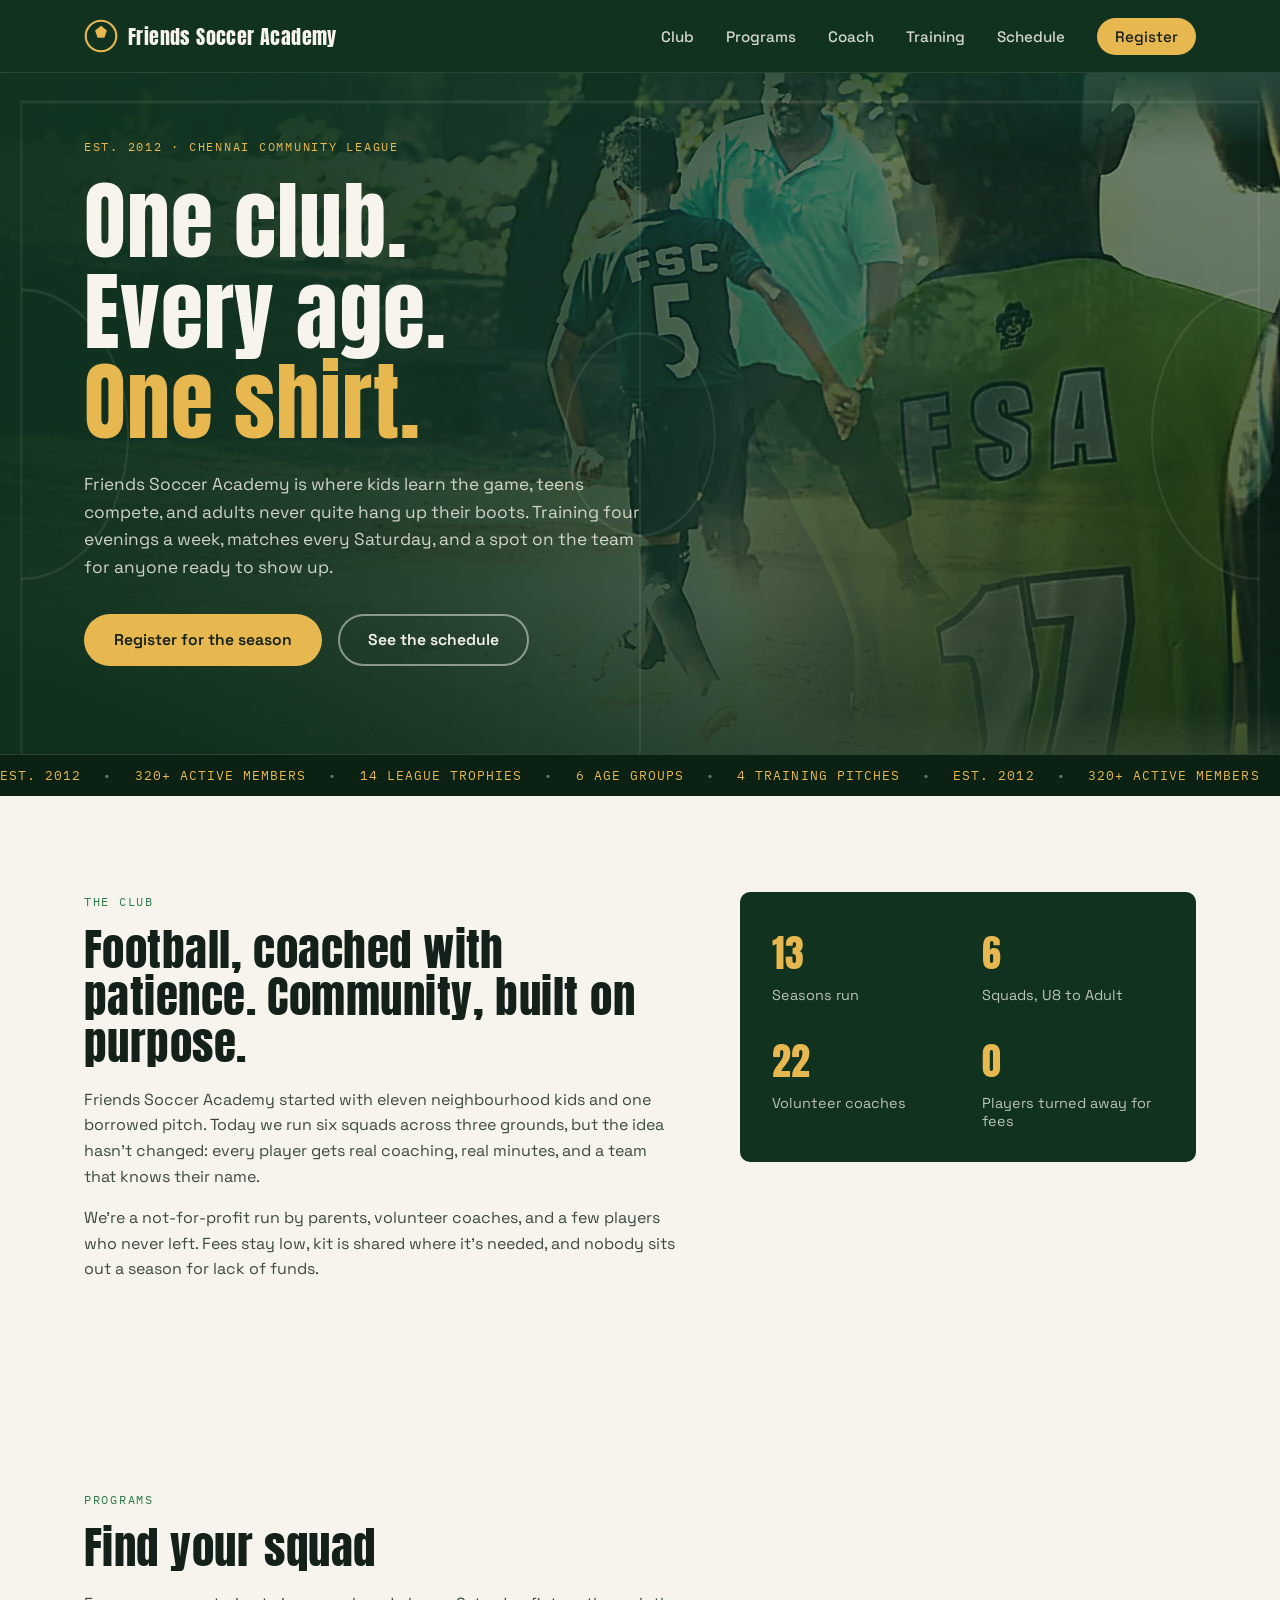
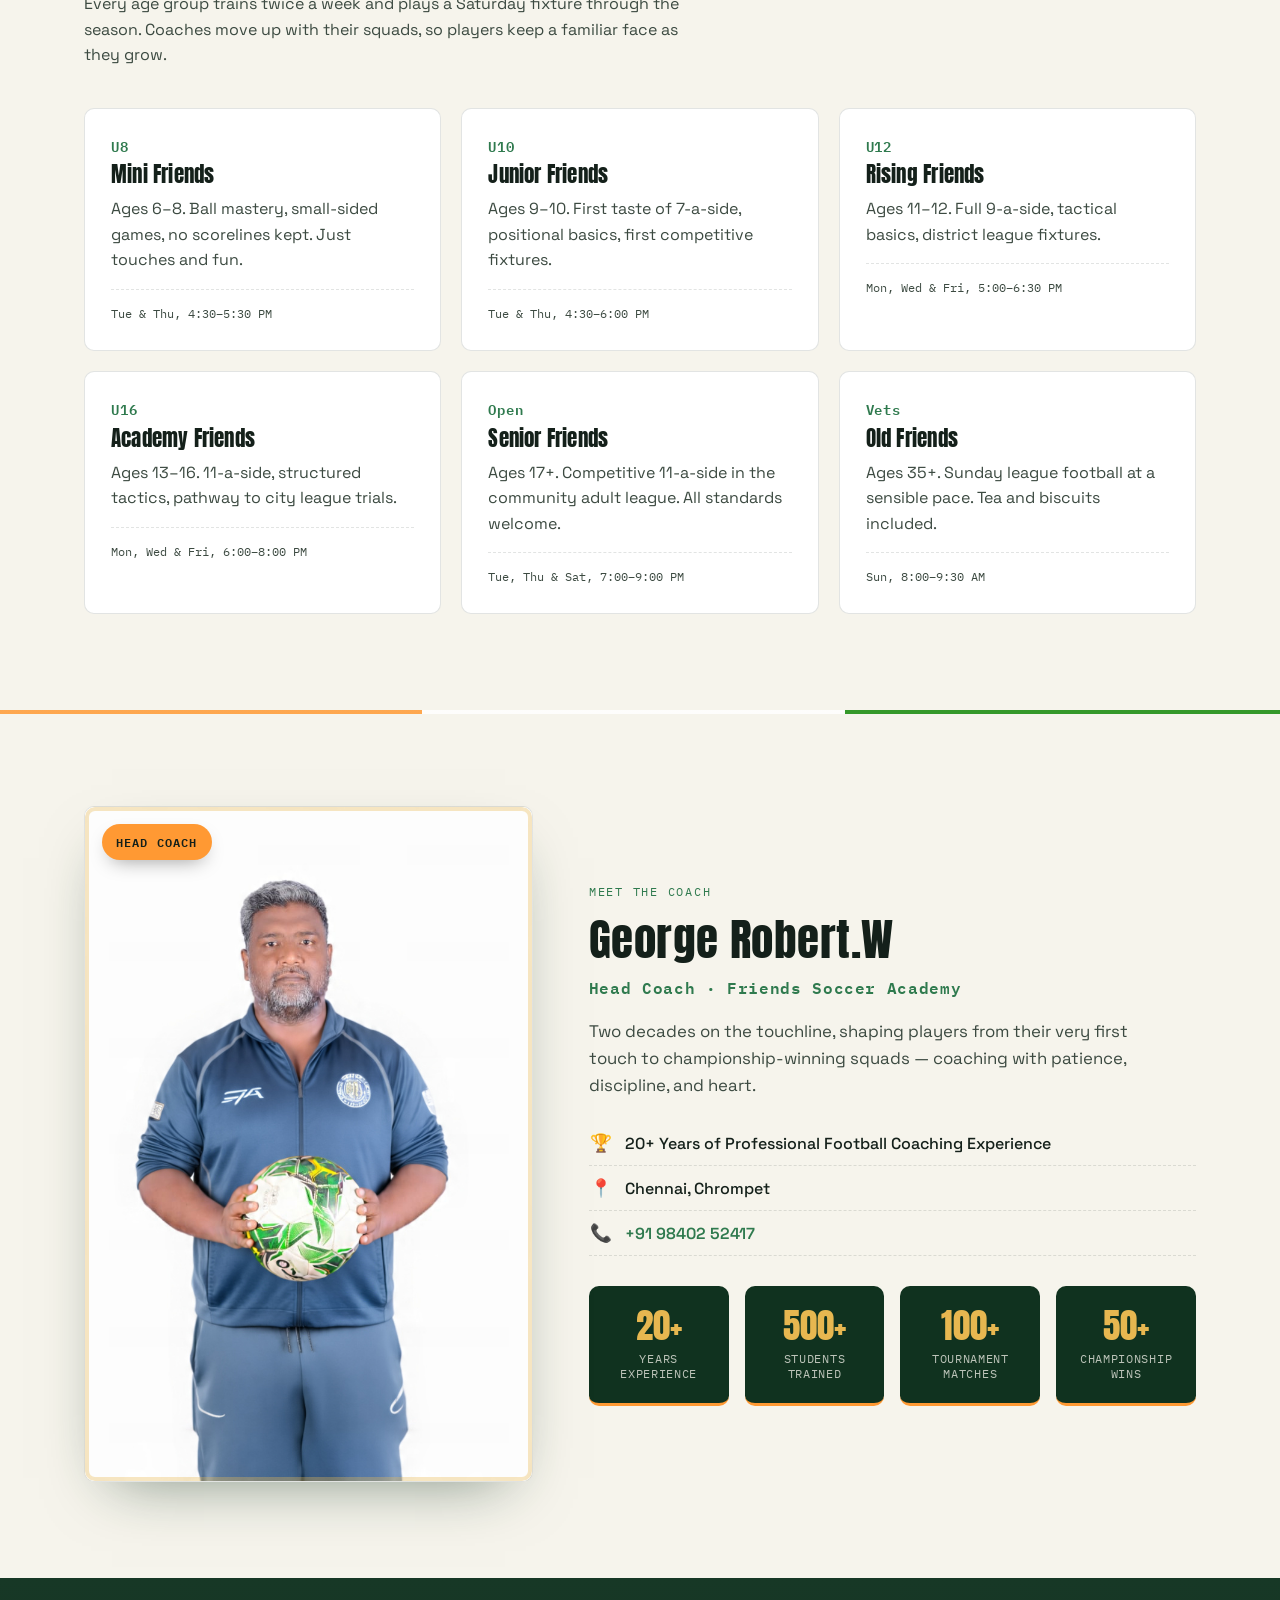
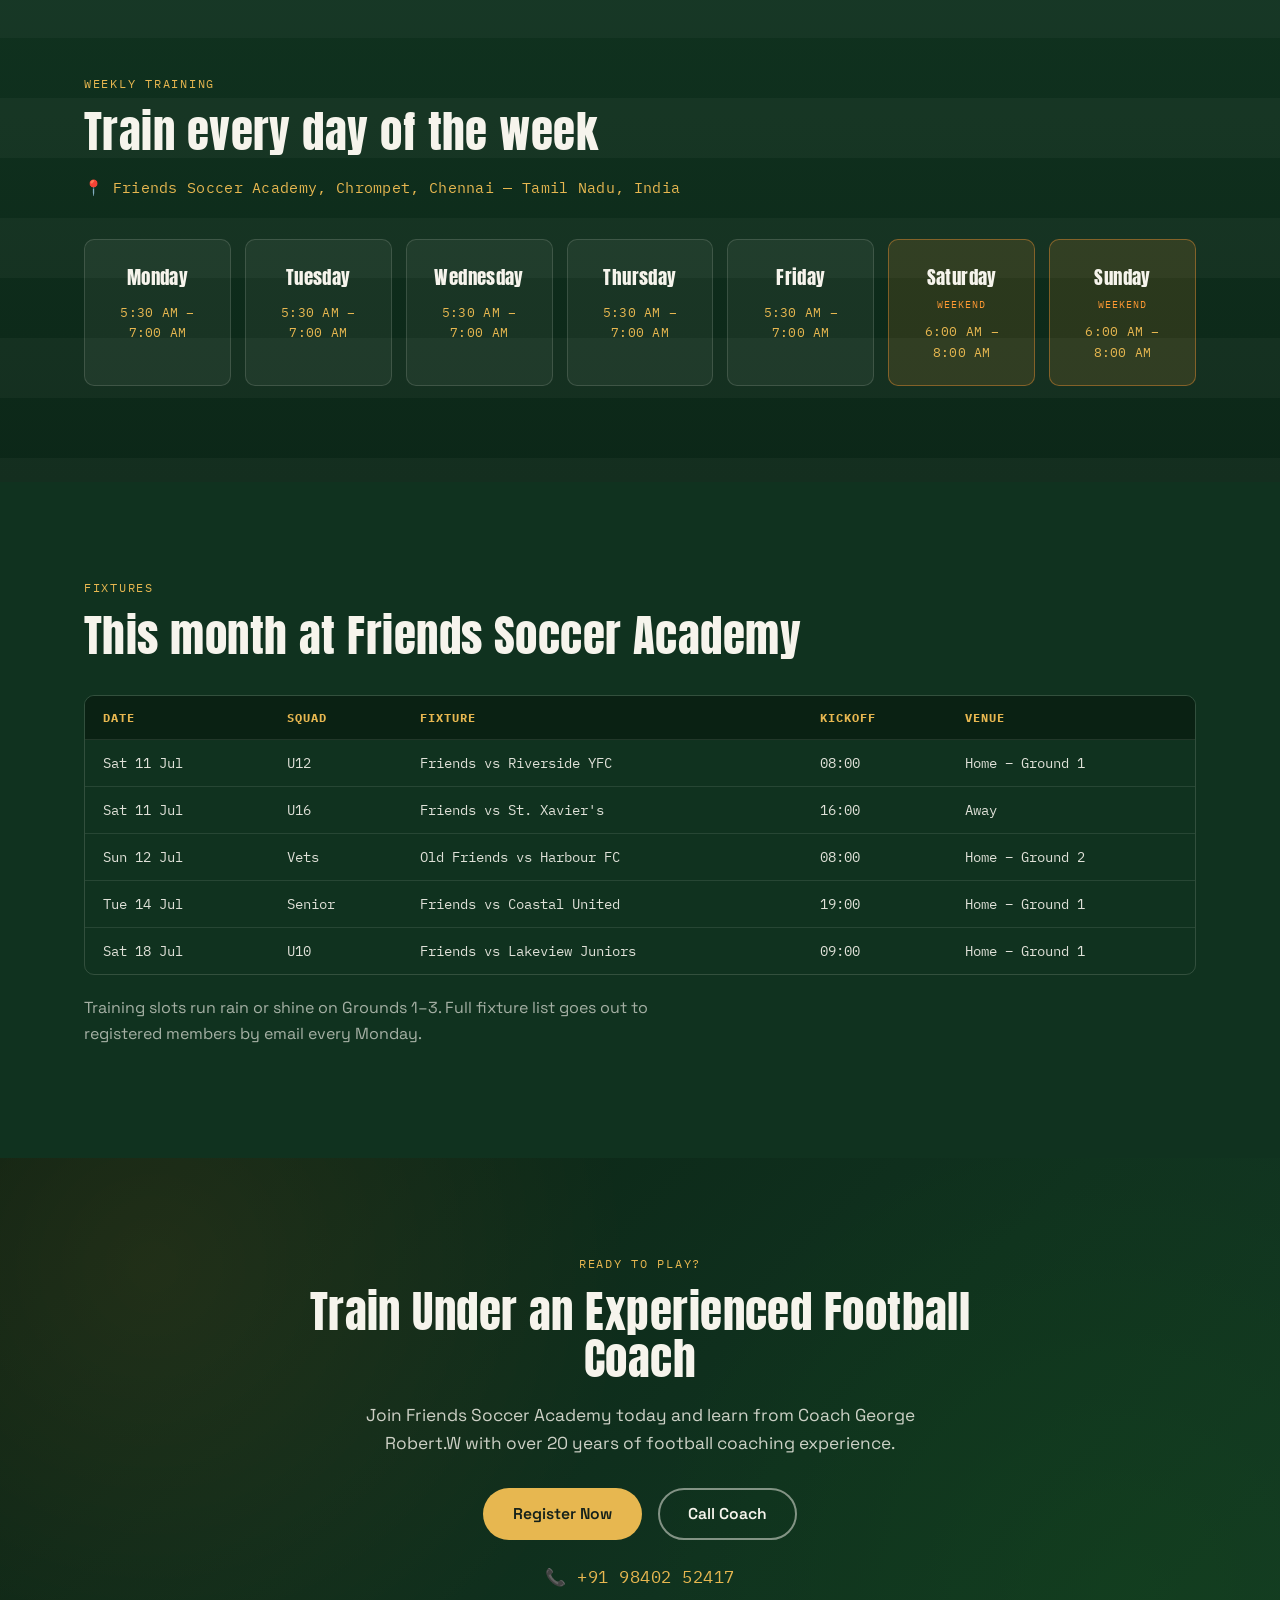
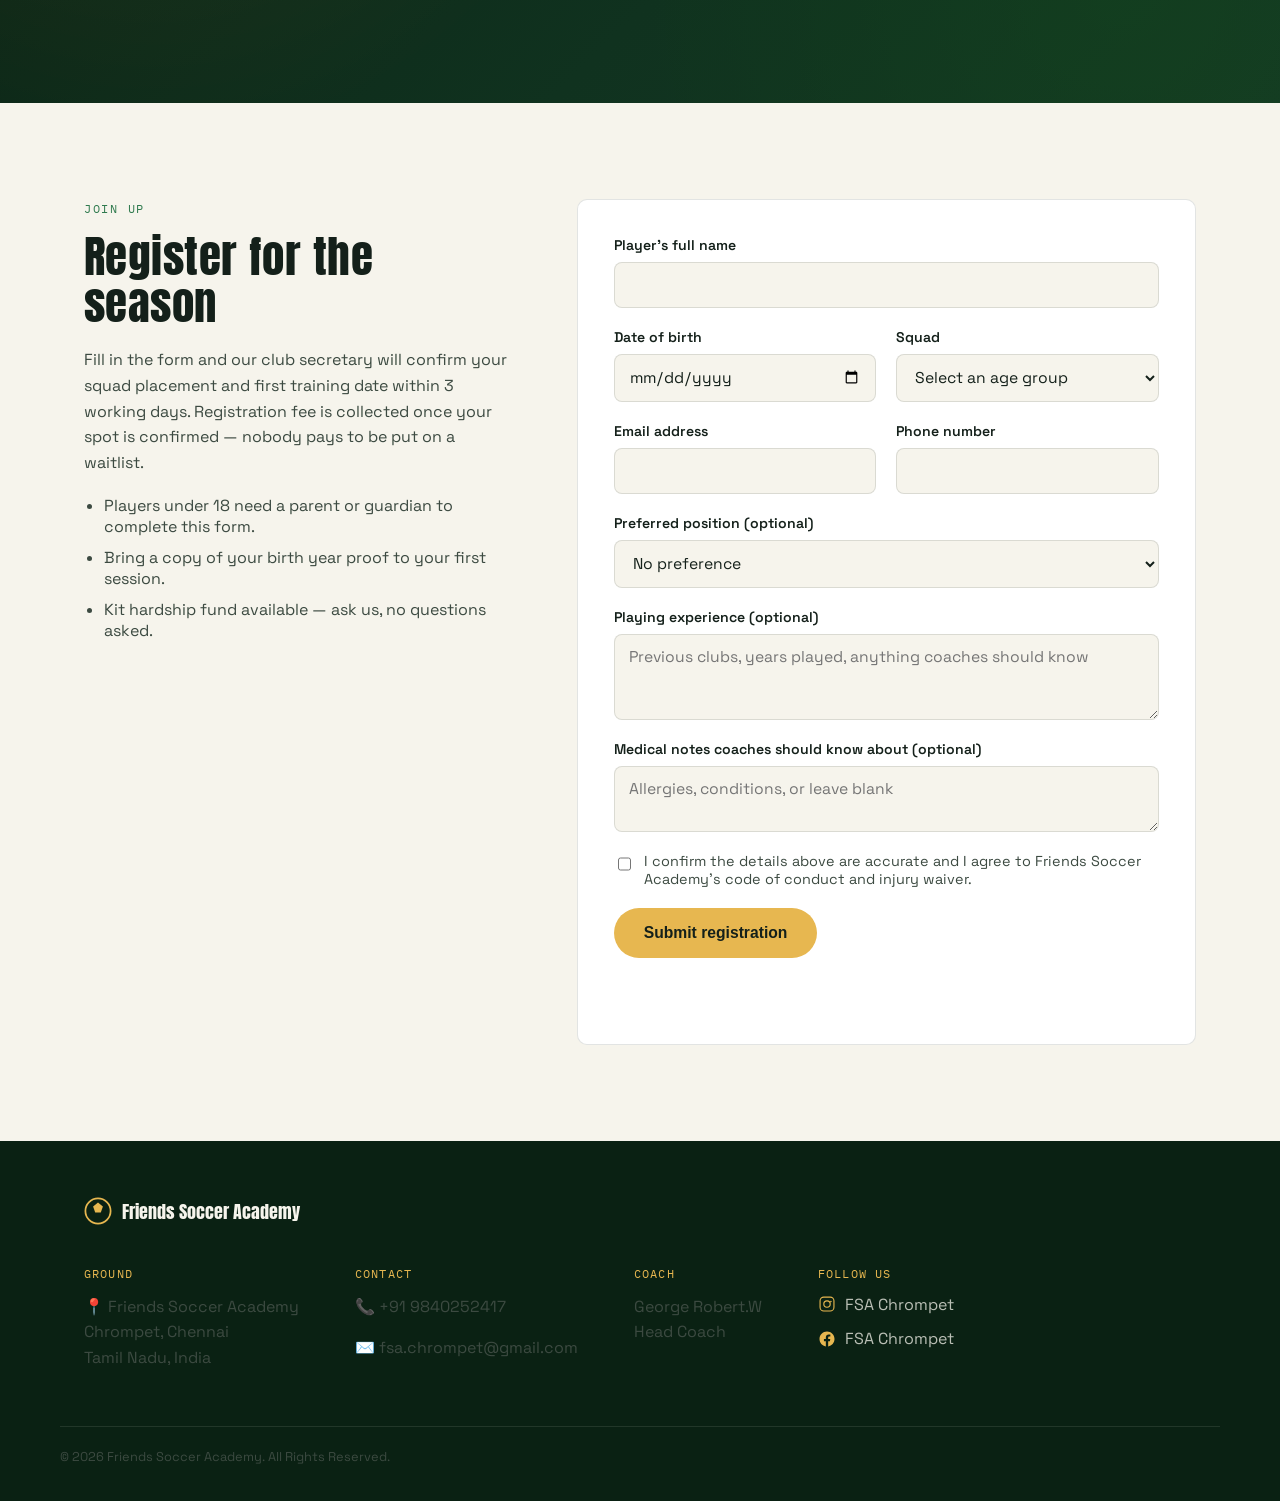
<file: index.html>
<!DOCTYPE html>
<html lang="en">
<head>
<meta charset="UTF-8">
<meta name="viewport" content="width=device-width, initial-scale=1.0">
<title>Friends Soccer Academy — Play. Belong. Grow.</title>
<meta name="description" content="Friends Soccer Academy is a community youth and adult football club offering training programs, matches, and a home on the pitch for every age group.">
<link rel="preconnect" href="https://fonts.googleapis.com">
<link rel="preconnect" href="https://fonts.gstatic.com" crossorigin>
<link href="https://fonts.googleapis.com/css2?family=Anton&family=IBM+Plex+Mono:wght@400;500;600&family=Space+Grotesk:wght@400;500;600;700&display=swap" rel="stylesheet">
<link rel="stylesheet" href="styles.css">
</head>
<body>

<a class="skip-link" href="#main">Skip to content</a>

<header class="site-header">
  <div class="wrap header-inner">
    <a href="#top" class="brand">
      <span class="brand-mark" aria-hidden="true">
        <svg viewBox="0 0 40 40" width="34" height="34">
          <circle cx="20" cy="20" r="18" fill="none" stroke="currentColor" stroke-width="2.5"/>
          <path d="M20 8 L27 13.5 L24 22 L16 22 L13 13.5 Z" fill="currentColor"/>
        </svg>
      </span>
      <span class="brand-name">Friends Soccer Academy</span>
    </a>
    <nav class="main-nav" aria-label="Primary">
      <a href="#about">Club</a>
      <a href="#programs">Programs</a>
      <a href="#coach">Coach</a>
      <a href="#training">Training</a>
      <a href="#schedule">Schedule</a>
      <a href="#register" class="nav-cta">Register</a>
    </nav>
    <button class="nav-toggle" aria-label="Open menu" aria-expanded="false" aria-controls="mobile-nav">
      <span></span><span></span><span></span>
    </button>
  </div>
  <nav id="mobile-nav" class="mobile-nav" aria-label="Mobile">
    <a href="#about">Club</a>
    <a href="#programs">Programs</a>
    <a href="#coach">Coach</a>
    <a href="#training">Training</a>
    <a href="#schedule">Schedule</a>
    <a href="#register" class="nav-cta">Register</a>
  </nav>
</header>

<main id="main">

  <!-- HERO -->
  <section id="top" class="hero">
    <div class="hero-pitch" aria-hidden="true">
      <svg viewBox="0 0 1200 500" preserveAspectRatio="none" class="pitch-lines">
        <rect x="20" y="20" width="1160" height="460" fill="none" stroke="currentColor" stroke-width="2"/>
        <line x1="600" y1="20" x2="600" y2="480" stroke="currentColor" stroke-width="2"/>
        <circle cx="600" cy="250" r="70" fill="none" stroke="currentColor" stroke-width="2"/>
        <circle cx="600" cy="250" r="3" fill="currentColor"/>
        <path d="M20 150 A100 100 0 0 1 20 350" fill="none" stroke="currentColor" stroke-width="2"/>
        <path d="M1180 150 A100 100 0 0 0 1180 350" fill="none" stroke="currentColor" stroke-width="2"/>
      </svg>
    </div>

    <div class="wrap hero-inner">
      <p class="eyebrow">Est. 2012 &middot; Chennai Community League</p>
      <h1 class="hero-title">One club.<br>Every age.<br><span class="hl">One shirt.</span></h1>
      <p class="hero-sub">Friends Soccer Academy is where kids learn the game, teens compete, and adults never quite hang up their boots. Training four evenings a week, matches every Saturday, and a spot on the team for anyone ready to show up.</p>
      <div class="hero-actions">
        <a href="#register" class="btn btn-primary">Register for the season</a>
        <a href="#schedule" class="btn btn-ghost">See the schedule</a>
      </div>
    </div>

    <div class="ticker" role="img" aria-label="Club stats: Founded 2012, 320 plus members, 14 trophies, 6 age groups, 4 training pitches">
      <div class="ticker-track">
        <span>EST. 2012</span><span>&bull;</span>
        <span>320+ ACTIVE MEMBERS</span><span>&bull;</span>
        <span>14 LEAGUE TROPHIES</span><span>&bull;</span>
        <span>6 AGE GROUPS</span><span>&bull;</span>
        <span>4 TRAINING PITCHES</span><span>&bull;</span>
        <span>EST. 2012</span><span>&bull;</span>
        <span>320+ ACTIVE MEMBERS</span><span>&bull;</span>
        <span>14 LEAGUE TROPHIES</span><span>&bull;</span>
        <span>6 AGE GROUPS</span><span>&bull;</span>
        <span>4 TRAINING PITCHES</span><span>&bull;</span>
      </div>
    </div>
  </section>

  <!-- ABOUT -->
  <section id="about" class="section about">
    <div class="wrap about-grid">
      <div class="about-copy">
        <p class="section-label">The club</p>
        <h2>Football, coached with patience. Community, built on purpose.</h2>
        <p>Friends Soccer Academy started with eleven neighbourhood kids and one borrowed pitch. Today we run six squads across three grounds, but the idea hasn't changed: every player gets real coaching, real minutes, and a team that knows their name.</p>
        <p>We're a not-for-profit run by parents, volunteer coaches, and a few players who never left. Fees stay low, kit is shared where it's needed, and nobody sits out a season for lack of funds.</p>
      </div>
      <dl class="about-stats">
        <div><dt>13</dt><dd>Seasons run</dd></div>
        <div><dt>6</dt><dd>Squads, U8 to Adult</dd></div>
        <div><dt>22</dt><dd>Volunteer coaches</dd></div>
        <div><dt>0</dt><dd>Players turned away for fees</dd></div>
      </dl>
    </div>
  </section>

  <!-- PROGRAMS -->
  <section id="programs" class="section programs">
    <div class="wrap">
      <p class="section-label">Programs</p>
      <h2>Find your squad</h2>
      <p class="section-intro">Every age group trains twice a week and plays a Saturday fixture through the season. Coaches move up with their squads, so players keep a familiar face as they grow.</p>

      <div class="squad-grid">
        <article class="squad-card">
          <p class="squad-age">U8</p>
          <h3>Mini Friends</h3>
          <p>Ages 6&ndash;8. Ball mastery, small-sided games, no scorelines kept. Just touches and fun.</p>
          <p class="squad-meta">Tue &amp; Thu, 4:30&ndash;5:30 PM</p>
        </article>
        <article class="squad-card">
          <p class="squad-age">U10</p>
          <h3>Junior Friends</h3>
          <p>Ages 9&ndash;10. First taste of 7-a-side, positional basics, first competitive fixtures.</p>
          <p class="squad-meta">Tue &amp; Thu, 4:30&ndash;6:00 PM</p>
        </article>
        <article class="squad-card">
          <p class="squad-age">U12</p>
          <h3>Rising Friends</h3>
          <p>Ages 11&ndash;12. Full 9-a-side, tactical basics, district league fixtures.</p>
          <p class="squad-meta">Mon, Wed &amp; Fri, 5:00&ndash;6:30 PM</p>
        </article>
        <article class="squad-card">
          <p class="squad-age">U16</p>
          <h3>Academy Friends</h3>
          <p>Ages 13&ndash;16. 11-a-side, structured tactics, pathway to city league trials.</p>
          <p class="squad-meta">Mon, Wed &amp; Fri, 6:00&ndash;8:00 PM</p>
        </article>
        <article class="squad-card">
          <p class="squad-age">Open</p>
          <h3>Senior Friends</h3>
          <p>Ages 17+. Competitive 11-a-side in the community adult league. All standards welcome.</p>
          <p class="squad-meta">Tue, Thu &amp; Sat, 7:00&ndash;9:00 PM</p>
        </article>
        <article class="squad-card">
          <p class="squad-age">Vets</p>
          <h3>Old Friends</h3>
          <p>Ages 35+. Sunday league football at a sensible pace. Tea and biscuits included.</p>
          <p class="squad-meta">Sun, 8:00&ndash;9:30 AM</p>
        </article>
      </div>
    </div>
  </section>

  <!-- COACH PROFILE -->
  <section id="coach" class="section coach">
    <div class="wrap coach-grid">
      <div class="coach-photo-wrap reveal">
        <div class="coach-photo-frame">
          <img src="coach-george-robert.jpeg" alt="Coach George Robert.W, Head Coach at Friends Soccer Academy, holding a football" class="coach-photo" width="743" height="1120" loading="lazy">
        </div>
        <span class="coach-badge">Head Coach</span>
      </div>

      <div class="coach-copy">
        <p class="section-label">Meet the coach</p>
        <h2>George Robert.W</h2>
        <p class="coach-role">Head Coach &middot; Friends Soccer Academy</p>
        <p class="coach-lead">Two decades on the touchline, shaping players from their very first touch to championship-winning squads &mdash; coaching with patience, discipline, and heart.</p>

        <ul class="coach-facts">
          <li><span class="fact-ic" aria-hidden="true">🏆</span> 20+ Years of Professional Football Coaching Experience</li>
          <li><span class="fact-ic" aria-hidden="true">📍</span> Chennai, Chrompet</li>
          <li><span class="fact-ic" aria-hidden="true">📞</span> <a href="tel:+919840252417">+91 98402 52417</a></li>
        </ul>

        <div class="coach-stats">
          <div class="stat-card reveal"><span class="stat-num">20+</span><span class="stat-lbl">Years Experience</span></div>
          <div class="stat-card reveal"><span class="stat-num">500+</span><span class="stat-lbl">Students Trained</span></div>
          <div class="stat-card reveal"><span class="stat-num">100+</span><span class="stat-lbl">Tournament Matches</span></div>
          <div class="stat-card reveal"><span class="stat-num">50+</span><span class="stat-lbl">Championship Wins</span></div>
        </div>
      </div>
    </div>
  </section>

  <!-- WEEKLY TRAINING -->
  <section id="training" class="section training">
    <div class="wrap">
      <p class="section-label light">Weekly training</p>
      <h2 class="light-h">Train every day of the week</h2>
      <p class="training-location">📍 Friends Soccer Academy, Chrompet, Chennai &mdash; Tamil Nadu, India</p>

      <div class="week-grid">
        <article class="day-card reveal"><p class="day-name">Monday</p><p class="day-time">5:30 AM &ndash; 7:00 AM</p></article>
        <article class="day-card reveal"><p class="day-name">Tuesday</p><p class="day-time">5:30 AM &ndash; 7:00 AM</p></article>
        <article class="day-card reveal"><p class="day-name">Wednesday</p><p class="day-time">5:30 AM &ndash; 7:00 AM</p></article>
        <article class="day-card reveal"><p class="day-name">Thursday</p><p class="day-time">5:30 AM &ndash; 7:00 AM</p></article>
        <article class="day-card reveal"><p class="day-name">Friday</p><p class="day-time">5:30 AM &ndash; 7:00 AM</p></article>
        <article class="day-card weekend reveal"><p class="day-name">Saturday <span class="wknd-tag">Weekend</span></p><p class="day-time">6:00 AM &ndash; 8:00 AM</p></article>
        <article class="day-card weekend reveal"><p class="day-name">Sunday <span class="wknd-tag">Weekend</span></p><p class="day-time">6:00 AM &ndash; 8:00 AM</p></article>
      </div>
    </div>
  </section>

  <!-- SCHEDULE -->
  <section id="schedule" class="section schedule">
    <div class="wrap">
      <p class="section-label light">Fixtures</p>
      <h2 class="light-h">This month at Friends Soccer Academy</h2>
      <div class="scoreboard">
        <table>
          <thead>
            <tr><th>Date</th><th>Squad</th><th>Fixture</th><th>Kickoff</th><th>Venue</th></tr>
          </thead>
          <tbody>
            <tr><td>Sat 11 Jul</td><td>U12</td><td>Friends vs Riverside YFC</td><td>08:00</td><td>Home &ndash; Ground 1</td></tr>
            <tr><td>Sat 11 Jul</td><td>U16</td><td>Friends vs St. Xavier's</td><td>16:00</td><td>Away</td></tr>
            <tr><td>Sun 12 Jul</td><td>Vets</td><td>Old Friends vs Harbour FC</td><td>08:00</td><td>Home &ndash; Ground 2</td></tr>
            <tr><td>Tue 14 Jul</td><td>Senior</td><td>Friends vs Coastal United</td><td>19:00</td><td>Home &ndash; Ground 1</td></tr>
            <tr><td>Sat 18 Jul</td><td>U10</td><td>Friends vs Lakeview Juniors</td><td>09:00</td><td>Home &ndash; Ground 1</td></tr>
          </tbody>
        </table>
      </div>
      <p class="schedule-note">Training slots run rain or shine on Grounds 1&ndash;3. Full fixture list goes out to registered members by email every Monday.</p>
    </div>
  </section>

  <!-- CONTACT COACH CTA -->
  <section class="section coach-cta">
    <div class="cta-flag" aria-hidden="true"></div>
    <div class="wrap cta-inner reveal">
      <p class="section-label light">Ready to play?</p>
      <h2 class="light-h cta-headline">Train Under an Experienced Football Coach</h2>
      <p class="cta-sub">Join Friends Soccer Academy today and learn from Coach George Robert.W with over 20 years of football coaching experience.</p>
      <div class="cta-actions">
        <a href="#register" class="btn btn-primary">Register Now</a>
        <a href="tel:+919840252417" class="btn btn-ghost">Call Coach</a>
      </div>
      <p class="cta-phone"><span aria-hidden="true">📞</span> <a href="tel:+919840252417">+91 98402 52417</a></p>
    </div>
  </section>

  <!-- REGISTRATION -->
  <section id="register" class="section register">
    <div class="wrap register-grid">
      <div class="register-intro">
        <p class="section-label">Join up</p>
        <h2>Register for the season</h2>
        <p>Fill in the form and our club secretary will confirm your squad placement and first training date within 3 working days. Registration fee is collected once your spot is confirmed &mdash; nobody pays to be put on a waitlist.</p>
        <ul class="register-notes">
          <li>Players under 18 need a parent or guardian to complete this form.</li>
          <li>Bring a copy of your birth year proof to your first session.</li>
          <li>Kit hardship fund available &mdash; ask us, no questions asked.</li>
        </ul>
      </div>

      <form id="registration-form" class="reg-form" novalidate>
        <div class="form-row">
          <label for="fullName">Player's full name</label>
          <input type="text" id="fullName" name="fullName" required autocomplete="name">
        </div>

        <div class="form-row two-col">
          <div>
            <label for="dob">Date of birth</label>
            <input type="date" id="dob" name="dob" required>
          </div>
          <div>
            <label for="squad">Squad</label>
            <select id="squad" name="squad" required>
              <option value="" disabled selected>Select an age group</option>
              <option value="U8 Mini Friends">U8 &mdash; Mini Friends</option>
              <option value="U10 Junior Friends">U10 &mdash; Junior Friends</option>
              <option value="U12 Rising Friends">U12 &mdash; Rising Friends</option>
              <option value="U16 Academy Friends">U16 &mdash; Academy Friends</option>
              <option value="Open Senior Friends">Open &mdash; Senior Friends</option>
              <option value="Vets Old Friends">Vets &mdash; Old Friends</option>
            </select>
          </div>
        </div>

        <div class="form-row two-col">
          <div>
            <label for="email">Email address</label>
            <input type="email" id="email" name="email" required autocomplete="email">
          </div>
          <div>
            <label for="phone">Phone number</label>
            <input type="tel" id="phone" name="phone" required autocomplete="tel">
          </div>
        </div>

        <div id="guardianFields" class="guardian-fields hidden">
          <div class="form-row two-col">
            <div>
              <label for="guardianName">Parent / guardian name</label>
              <input type="text" id="guardianName" name="guardianName">
            </div>
            <div>
              <label for="guardianPhone">Parent / guardian phone</label>
              <input type="tel" id="guardianPhone" name="guardianPhone">
            </div>
          </div>
        </div>

        <div class="form-row">
          <label for="position">Preferred position (optional)</label>
          <select id="position" name="position">
            <option value="">No preference</option>
            <option value="Goalkeeper">Goalkeeper</option>
            <option value="Defender">Defender</option>
            <option value="Midfielder">Midfielder</option>
            <option value="Forward">Forward</option>
          </select>
        </div>

        <div class="form-row">
          <label for="experience">Playing experience (optional)</label>
          <textarea id="experience" name="experience" rows="3" placeholder="Previous clubs, years played, anything coaches should know"></textarea>
        </div>

        <div class="form-row">
          <label for="medical">Medical notes coaches should know about (optional)</label>
          <textarea id="medical" name="medical" rows="2" placeholder="Allergies, conditions, or leave blank"></textarea>
        </div>

        <div class="form-row checkbox-row">
          <input type="checkbox" id="agree" name="agree" required>
          <label for="agree">I confirm the details above are accurate and I agree to Friends Soccer Academy's code of conduct and injury waiver.</label>
        </div>

        <button type="submit" class="btn btn-primary btn-submit">
          <span class="btn-label">Submit registration</span>
        </button>

        <p id="formStatus" class="form-status" role="status" aria-live="polite"></p>
      </form>
    </div>
  </section>

</main>

<footer class="site-footer">
  <div class="wrap footer-inner">
    <div class="footer-brand">
      <span class="brand-mark" aria-hidden="true">
        <svg viewBox="0 0 40 40" width="28" height="28">
          <circle cx="20" cy="20" r="18" fill="none" stroke="currentColor" stroke-width="2.5"/>
          <path d="M20 8 L27 13.5 L24 22 L16 22 L13 13.5 Z" fill="currentColor"/>
        </svg>
      </span>
      <span>Friends Soccer Academy</span>
    </div>
    <div class="footer-cols">
      <div>
        <p class="footer-heading">Ground</p>
        <p>📍 Friends Soccer Academy<br>Chrompet, Chennai<br>Tamil Nadu, India</p>
      </div>
      <div>
        <p class="footer-heading">Contact</p>
        <p>📞 <a href="tel:+919840252417">+91 9840252417</a></p>
        <p>✉️ <a href="mailto:fsa.chrompet@gmail.com" aria-label="Send an email to Friends Soccer Academy">fsa.chrompet@gmail.com</a></p>
      </div>
      <div>
        <p class="footer-heading">Coach</p>
        <p>George Robert.W<br>Head Coach</p>
      </div>
      <div>
        <p class="footer-heading">Follow Us</p>
        <ul class="footer-social">
          <li>
            <a href="https://www.instagram.com/fsachrompet?igsh=YmJibWVrMXhyMHRl" target="_blank" rel="noopener noreferrer" aria-label="Follow FSA Chrompet on Instagram (opens in a new tab)">
              <svg class="social-ic" viewBox="0 0 24 24" width="18" height="18" fill="currentColor" aria-hidden="true" focusable="false">
                <path d="M7.75 2h8.5A5.75 5.75 0 0 1 22 7.75v8.5A5.75 5.75 0 0 1 16.25 22h-8.5A5.75 5.75 0 0 1 2 16.25v-8.5A5.75 5.75 0 0 1 7.75 2Zm0 1.5A4.25 4.25 0 0 0 3.5 7.75v8.5a4.25 4.25 0 0 0 4.25 4.25h8.5a4.25 4.25 0 0 0 4.25-4.25v-8.5a4.25 4.25 0 0 0-4.25-4.25h-8.5ZM12 7a5 5 0 1 1 0 10 5 5 0 0 1 0-10Zm0 1.5a3.5 3.5 0 1 0 0 7 3.5 3.5 0 0 0 0-7Zm5.25-.75a1 1 0 1 1 0 2 1 1 0 0 1 0-2Z"/>
              </svg>
              <span>FSA Chrompet</span>
            </a>
          </li>
          <li>
            <a href="https://www.facebook.com/share/1ADRvTDQSf/" target="_blank" rel="noopener noreferrer" aria-label="Follow FSA Chrompet on Facebook (opens in a new tab)">
              <svg class="social-ic" viewBox="0 0 24 24" width="18" height="18" fill="currentColor" aria-hidden="true" focusable="false">
                <path d="M22 12.06C22 6.5 17.52 2 12 2S2 6.5 2 12.06c0 5 3.66 9.15 8.44 9.94v-7.03H7.9v-2.9h2.54V9.85c0-2.51 1.49-3.9 3.78-3.9 1.09 0 2.24.2 2.24.2v2.46h-1.26c-1.24 0-1.63.77-1.63 1.56v1.87h2.78l-.44 2.9h-2.34V22c4.78-.79 8.44-4.94 8.44-9.94Z"/>
              </svg>
              <span>FSA Chrompet</span>
            </a>
          </li>
        </ul>
      </div>
    </div>
  </div>
  <div class="wrap footer-legal">
    <p>&copy; 2026 Friends Soccer Academy. All Rights Reserved.</p>
  </div>
</footer>

<script src="script.js"></script>
</body>
</html>
</file>
<file: styles.css>
/* =========================================================
   Friends Soccer Academy — Design tokens
   Turf Deep   #10321F   background / dark sections
   Turf Mid    #2F7A4E   primary accent (buttons, links)
   Turf Bright #4CAF6D   hover / highlight
   Chalk       #F6F4EC   light section background
   Gold        #E7B750   scoreboard / signature accent
   Ink         #14201A   body text
   ========================================================= */

:root{
  --turf-deep:#10321F;
  --turf-mid:#2F7A4E;
  --turf-bright:#4CAF6D;
  --chalk:#F6F4EC;
  --gold:#E7B750;
  --saffron:#FF9933;   /* Indian-theme accent */
  --india-green:#138808;
  --ink:#14201A;
  --ink-soft:#3C4A41;
  --line:rgba(20,32,26,0.12);

  --font-display:'Anton', sans-serif;
  --font-body:'Space Grotesk', sans-serif;
  --font-mono:'IBM Plex Mono', monospace;

  --radius:10px;
  --wrap:1160px;
}

*,*::before,*::after{ box-sizing:border-box; }
html{ scroll-behavior:smooth; }
body{
  margin:0;
  font-family:var(--font-body);
  color:var(--ink);
  background:var(--chalk);
  -webkit-font-smoothing:antialiased;
}
img{ max-width:100%; display:block; }
a{ color:inherit; }
h1,h2,h3{ font-family:var(--font-display); font-weight:400; letter-spacing:0.01em; line-height:1.05; margin:0; }
p{ margin:0 0 1em; line-height:1.6; color:var(--ink-soft); }
.wrap{ max-width:var(--wrap); margin:0 auto; padding:0 24px; }

.skip-link{
  position:absolute; left:-999px; top:0; background:var(--gold); color:var(--ink);
  padding:10px 16px; z-index:200; font-weight:600;
}
.skip-link:focus{ left:16px; top:16px; }

:focus-visible{ outline:3px solid var(--gold); outline-offset:2px; }

/* ---------- Header ---------- */
.site-header{
  position:sticky; top:0; z-index:100;
  background:var(--turf-deep);
  color:var(--chalk);
  border-bottom:1px solid rgba(246,244,236,0.1);
}
.header-inner{
  display:flex; align-items:center; justify-content:space-between;
  height:72px;
}
.brand{ display:flex; align-items:center; gap:10px; text-decoration:none; color:var(--chalk); }
.brand-mark{ color:var(--gold); display:flex; }
.brand-name{ font-family:var(--font-display); font-size:1.25rem; letter-spacing:0.02em; }

.main-nav{ display:flex; align-items:center; gap:32px; }
.main-nav a{
  text-decoration:none; color:var(--chalk); font-size:0.95rem; font-weight:500;
  opacity:0.85; transition:opacity 0.15s ease;
}
.main-nav a:hover{ opacity:1; }
.nav-cta{
  background:var(--gold); color:var(--ink) !important; opacity:1 !important;
  padding:9px 18px; border-radius:999px; font-weight:600;
}
.nav-cta:hover{ background:#f0c96e; }

.nav-toggle{
  display:none; flex-direction:column; gap:5px; background:none; border:0; cursor:pointer; padding:8px;
}
.nav-toggle span{ width:24px; height:2px; background:var(--chalk); display:block; }

.mobile-nav{ display:none; flex-direction:column; background:var(--turf-deep); padding:8px 24px 20px; }
.mobile-nav a{ color:var(--chalk); text-decoration:none; padding:12px 0; border-top:1px solid rgba(246,244,236,0.1); }
.mobile-nav .nav-cta{ display:inline-block; margin-top:10px; text-align:center; border-top:none; }

@media (max-width:820px){
  .main-nav{ display:none; }
  .nav-toggle{ display:flex; }
  .mobile-nav.open{ display:flex; }
}

/* ---------- Buttons ---------- */
.btn{
  display:inline-flex; align-items:center; justify-content:center;
  padding:14px 28px; border-radius:999px; text-decoration:none;
  font-weight:600; font-size:0.98rem; border:2px solid transparent; cursor:pointer;
  transition:transform 0.15s ease, background 0.15s ease, border-color 0.15s ease;
}
.btn:hover{ transform:translateY(-1px); }
.btn-primary{ background:var(--gold); color:var(--ink); }
.btn-primary:hover{ background:#f0c96e; }
.btn-ghost{ border-color:rgba(246,244,236,0.5); color:var(--chalk); }
.btn-ghost:hover{ border-color:var(--chalk); }

/* ---------- Hero ---------- */
.hero{
  position:relative;
  color:var(--chalk);
  padding:64px 0 0;
  overflow:hidden;
  background-color:var(--turf-deep);
  /* Seamless football collage built from the club's own match photos, with a
     dark-green readability gradient over it. JPEG fallback first, then a WebP
     upgrade via image-set for browsers that support it. */
  background-image:
    linear-gradient(100deg,
      rgba(16,50,31,0.82) 0%, rgba(16,50,31,0.58) 30%,
      rgba(16,50,31,0.20) 58%, rgba(12,39,24,0.34) 100%),
    linear-gradient(180deg, rgba(16,50,31,0.30) 0%, rgba(10,33,19,0.55) 100%),
    url("assets/hero-collage.jpg");
  background-image:
    linear-gradient(100deg,
      rgba(16,50,31,0.82) 0%, rgba(16,50,31,0.58) 30%,
      rgba(16,50,31,0.20) 58%, rgba(12,39,24,0.34) 100%),
    linear-gradient(180deg, rgba(16,50,31,0.30) 0%, rgba(10,33,19,0.55) 100%),
    image-set(url("assets/hero-collage.webp") type("image/webp"),
              url("assets/hero-collage.jpg") type("image/jpeg"));
  background-size:cover;
  background-position:center;
  background-repeat:no-repeat;
}
.pitch-lines{
  position:absolute; inset:0; width:100%; height:100%;
  color:rgba(246,244,236,0.08);
}
.hero-inner{ position:relative; padding-bottom:88px; }
.eyebrow{
  font-family:var(--font-mono); text-transform:uppercase; letter-spacing:0.14em;
  font-size:0.78rem; color:var(--gold); margin-bottom:18px;
}
.hero-title{
  font-size:clamp(2.8rem, 7vw, 5.4rem);
  color:var(--chalk);
  max-width:14ch;
}
.hero-title .hl{ color:var(--gold); }
.hero-sub{
  max-width:52ch; margin-top:24px; font-size:1.08rem; color:rgba(246,244,236,0.82);
}
.hero-actions{ display:flex; flex-wrap:wrap; gap:16px; margin-top:32px; }

/* Signature: scoreboard ticker */
.ticker{
  position:relative; z-index:1;
  border-top:1px solid rgba(246,244,236,0.15);
  background:#0A2113;
  overflow:hidden;
  white-space:nowrap;
}
.ticker-track{
  display:inline-flex; gap:22px; padding:12px 0;
  font-family:var(--font-mono); font-size:0.82rem; letter-spacing:0.08em;
  color:var(--gold);
  animation:scroll-left 26s linear infinite;
}
.ticker-track span:nth-child(odd){ color:var(--gold); }
.ticker-track span:nth-child(even){ color:rgba(246,244,236,0.4); }
@keyframes scroll-left{
  from{ transform:translateX(0); }
  to{ transform:translateX(-50%); }
}
@media (prefers-reduced-motion:reduce){
  .ticker-track{ animation:none; }
}

/* Hero collage: lighter, portrait-framed variant on phones so the subjects
   aren't cropped awkwardly and the heading stays perfectly legible up top. */
@media (max-width:640px){
  .hero{
    background-image:
      linear-gradient(180deg,
        rgba(16,50,31,0.86) 0%, rgba(16,50,31,0.50) 42%, rgba(10,33,19,0.62) 100%),
      url("assets/hero-collage-mobile.jpg");
    background-image:
      linear-gradient(180deg,
        rgba(16,50,31,0.86) 0%, rgba(16,50,31,0.50) 42%, rgba(10,33,19,0.62) 100%),
      image-set(url("assets/hero-collage-mobile.webp") type("image/webp"),
                url("assets/hero-collage-mobile.jpg") type("image/jpeg"));
    background-position:center top;
  }
}

/* ---------- Sections ---------- */
.section{ padding:96px 0; }
.section-label{
  font-family:var(--font-mono); text-transform:uppercase; letter-spacing:0.14em;
  font-size:0.78rem; color:var(--turf-mid); margin-bottom:14px;
}
.section-label.light{ color:var(--gold); }
.section h2{ font-size:clamp(1.9rem, 4vw, 2.8rem); margin-bottom:20px; color:var(--ink); }
.section h2.light-h{ color:var(--chalk); }
.section-intro{ max-width:60ch; }

/* About */
.about-grid{
  display:grid; grid-template-columns:1.3fr 1fr; gap:64px; align-items:start;
}
.about-stats{
  display:grid; grid-template-columns:1fr 1fr; gap:28px;
  margin:0; padding:32px; background:var(--turf-deep); border-radius:var(--radius);
}
.about-stats dt{
  font-family:var(--font-display); font-size:2.4rem; color:var(--gold); margin:0;
}
.about-stats dd{ margin:4px 0 0; color:rgba(246,244,236,0.75); font-size:0.9rem; }

@media (max-width:900px){
  .about-grid{ grid-template-columns:1fr; }
}

/* Programs */
.squad-grid{
  display:grid; grid-template-columns:repeat(3, 1fr); gap:20px; margin-top:40px;
}
.squad-card{
  background:#fff; border:1px solid var(--line); border-radius:var(--radius);
  padding:26px; transition:border-color 0.15s ease, transform 0.15s ease;
}
.squad-card:hover{ border-color:var(--turf-mid); transform:translateY(-3px); }
.squad-age{
  font-family:var(--font-mono); color:var(--turf-mid); font-weight:600;
  font-size:0.85rem; letter-spacing:0.06em; margin-bottom:8px;
}
.squad-card h3{ font-size:1.3rem; margin-bottom:10px; color:var(--ink); }
.squad-meta{
  font-family:var(--font-mono); font-size:0.78rem; color:var(--ink-soft);
  margin:14px 0 0; padding-top:14px; border-top:1px dashed var(--line);
}
@media (max-width:900px){
  .squad-grid{ grid-template-columns:1fr 1fr; }
}
@media (max-width:600px){
  .squad-grid{ grid-template-columns:1fr; }
}

/* Schedule */
.schedule{ background:var(--turf-deep); color:var(--chalk); }
.scoreboard{
  margin-top:36px; overflow-x:auto; border-radius:var(--radius);
  border:1px solid rgba(246,244,236,0.15);
}
.scoreboard table{ width:100%; border-collapse:collapse; font-family:var(--font-mono); font-size:0.88rem; min-width:640px; }
.scoreboard th{
  text-align:left; text-transform:uppercase; letter-spacing:0.08em; font-size:0.72rem;
  color:var(--gold); padding:14px 18px; background:#0A2113;
}
.scoreboard td{ padding:14px 18px; border-top:1px solid rgba(246,244,236,0.1); color:rgba(246,244,236,0.9); }
.schedule-note{ margin-top:20px; color:rgba(246,244,236,0.65); max-width:60ch; }

/* Register */
.register-grid{
  display:grid; grid-template-columns:0.9fr 1.3fr; gap:64px; align-items:start;
}
.register-notes{ margin:20px 0 0; padding-left:20px; color:var(--ink-soft); }
.register-notes li{ margin-bottom:10px; }

.reg-form{
  background:#fff; border:1px solid var(--line); border-radius:var(--radius);
  padding:36px; display:flex; flex-direction:column; gap:20px;
}
.form-row{ display:flex; flex-direction:column; gap:8px; }
.form-row.two-col{ display:grid; grid-template-columns:1fr 1fr; gap:20px; }
.form-row.two-col > div{ display:flex; flex-direction:column; gap:8px; }
.form-row label{ font-size:0.88rem; font-weight:600; color:var(--ink); }
.form-row input,
.form-row select,
.form-row textarea{
  font-family:var(--font-body); font-size:0.98rem; padding:12px 14px;
  border:1.5px solid var(--line); border-radius:8px; background:var(--chalk);
  color:var(--ink); width:100%;
}
.form-row input:focus, .form-row select:focus, .form-row textarea:focus{
  outline:none; border-color:var(--turf-mid); background:#fff;
}
.checkbox-row{ flex-direction:row; align-items:flex-start; gap:10px; }
.checkbox-row input{ width:18px; height:18px; margin-top:3px; accent-color:var(--turf-mid); }
.checkbox-row label{ font-weight:400; font-size:0.9rem; color:var(--ink-soft); }

.guardian-fields{
  border-left:3px solid var(--gold); padding-left:18px;
}
.guardian-fields.hidden{ display:none; }

.btn-submit{ align-self:flex-start; }
.form-status{ font-family:var(--font-mono); font-size:0.85rem; min-height:1.2em; }
.form-status.success{ color:var(--turf-mid); }
.form-status.error{ color:#B3441C; }

@media (max-width:900px){
  .register-grid{ grid-template-columns:1fr; }
  .form-row.two-col{ grid-template-columns:1fr; }
}

/* ---------- Scroll reveal (used by coach/training/cta cards) ---------- */
.reveal{ opacity:0; transform:translateY(22px); transition:opacity 0.6s ease, transform 0.6s ease; }
.reveal.in{ opacity:1; transform:none; }
@media (prefers-reduced-motion:reduce){
  .reveal{ opacity:1; transform:none; transition:none; }
}

/* ---------- Coach profile ---------- */
.coach{ background:var(--chalk); position:relative; }
.coach::before{
  content:""; position:absolute; left:0; right:0; top:0; height:4px;
  background:linear-gradient(90deg, var(--saffron) 0%, var(--saffron) 33%, #fff 33%, #fff 66%, var(--india-green) 66%);
  opacity:0.85;
}
.coach-grid{
  display:grid; grid-template-columns:0.85fr 1.15fr; gap:56px; align-items:center;
}
.coach-photo-wrap{ position:relative; }
.coach-photo-frame{
  position:relative; border-radius:var(--radius); overflow:hidden;
  background:linear-gradient(160deg, #fff 0%, var(--chalk) 100%);
  border:1px solid var(--line);
  box-shadow:0 24px 60px -28px rgba(16,50,31,0.55);
}
.coach-photo-frame::after{
  content:""; position:absolute; inset:0; pointer-events:none;
  box-shadow:inset 0 0 0 4px rgba(231,183,80,0.35);
  border-radius:var(--radius);
}
.coach-photo{ width:100%; height:auto; display:block; }
.coach-badge{
  position:absolute; left:18px; top:18px; z-index:2;
  background:var(--saffron); color:var(--ink);
  font-family:var(--font-mono); font-weight:600; font-size:0.72rem;
  text-transform:uppercase; letter-spacing:0.1em;
  padding:8px 14px; border-radius:999px;
  box-shadow:0 8px 20px -8px rgba(0,0,0,0.4);
}
.coach-role{
  font-family:var(--font-mono); color:var(--turf-mid); font-weight:600;
  letter-spacing:0.04em; margin:-8px 0 18px;
}
.coach-lead{ max-width:52ch; font-size:1.05rem; }
.coach-facts{ list-style:none; margin:22px 0 30px; padding:0; }
.coach-facts li{
  display:flex; align-items:center; gap:12px;
  padding:11px 0; border-bottom:1px dashed var(--line);
  color:var(--ink); font-weight:500;
}
.coach-facts .fact-ic{ font-size:1.1rem; width:1.4em; text-align:center; }
.coach-facts a{ color:var(--turf-mid); font-weight:600; text-decoration:none; }
.coach-facts a:hover{ text-decoration:underline; }

.coach-stats{
  display:grid; grid-template-columns:repeat(4, 1fr); gap:16px; margin-top:8px;
}
.stat-card{
  background:var(--turf-deep); color:var(--chalk); border-radius:var(--radius);
  padding:22px 18px; text-align:center;
  border-bottom:3px solid var(--saffron);
  transition:transform 0.15s ease, box-shadow 0.15s ease;
}
.stat-card:hover{ transform:translateY(-4px); box-shadow:0 18px 36px -20px rgba(16,50,31,0.7); }
.stat-num{
  display:block; font-family:var(--font-display); font-size:2.2rem;
  color:var(--gold); line-height:1;
}
.stat-lbl{
  display:block; margin-top:8px; font-family:var(--font-mono);
  font-size:0.72rem; letter-spacing:0.06em; text-transform:uppercase;
  color:rgba(246,244,236,0.75);
}

@media (max-width:900px){
  .coach-grid{ grid-template-columns:1fr; gap:36px; }
  .coach-photo-frame{ max-width:420px; margin:0 auto; }
}
@media (max-width:560px){
  .coach-stats{ grid-template-columns:1fr 1fr; }
}

/* ---------- Weekly training ---------- */
.training{
  background:
    repeating-linear-gradient(180deg, rgba(255,255,255,0.03) 0 60px, transparent 60px 120px),
    linear-gradient(180deg, var(--turf-deep) 0%, #0C2718 100%);
  color:var(--chalk);
}
.training-location{
  font-family:var(--font-mono); color:var(--gold); font-size:0.95rem;
  letter-spacing:0.02em; margin-top:6px;
}
.week-grid{
  display:grid; grid-template-columns:repeat(7, 1fr); gap:14px; margin-top:40px;
}
.day-card{
  background:rgba(246,244,236,0.05); border:1px solid rgba(246,244,236,0.14);
  border-radius:var(--radius); padding:22px 16px; text-align:center;
  transition:transform 0.18s ease, background 0.18s ease, border-color 0.18s ease;
}
.day-card:hover{
  transform:translateY(-6px);
  background:rgba(246,244,236,0.09);
  border-color:var(--saffron);
}
.day-name{
  font-family:var(--font-display); font-size:1.2rem; color:var(--chalk);
  margin:0 0 10px; letter-spacing:0.02em;
}
.day-time{
  font-family:var(--font-mono); font-size:0.8rem; color:var(--gold);
  margin:0; letter-spacing:0.02em;
}
.day-card.weekend{ background:rgba(255,153,51,0.12); border-color:rgba(255,153,51,0.4); }
.day-card.weekend:hover{ background:rgba(255,153,51,0.18); }
.wknd-tag{
  display:block; font-family:var(--font-mono); font-size:0.6rem;
  text-transform:uppercase; letter-spacing:0.1em; color:var(--saffron);
  margin-top:4px;
}
@media (max-width:1000px){ .week-grid{ grid-template-columns:repeat(4, 1fr); } }
@media (max-width:680px){ .week-grid{ grid-template-columns:1fr 1fr; } }
@media (max-width:420px){ .week-grid{ grid-template-columns:1fr; } }

/* ---------- Contact coach CTA ---------- */
.coach-cta{
  position:relative; overflow:hidden;
  background:linear-gradient(135deg, #0A2113 0%, var(--turf-deep) 60%, #143924 100%);
  color:var(--chalk); text-align:center;
}
.cta-flag{
  position:absolute; inset:0; pointer-events:none; opacity:0.5;
  background:
    radial-gradient(circle at 12% 20%, rgba(255,153,51,0.18), transparent 40%),
    radial-gradient(circle at 88% 80%, rgba(19,136,8,0.18), transparent 42%);
}
.cta-inner{ position:relative; max-width:760px; }
.cta-headline{ margin-bottom:18px; }
.cta-sub{ max-width:56ch; margin:0 auto 30px; color:rgba(246,244,236,0.82); font-size:1.08rem; }
.cta-actions{ display:flex; flex-wrap:wrap; gap:16px; justify-content:center; }
.cta-phone{
  margin-top:24px; font-family:var(--font-mono); font-size:1.05rem;
  color:var(--gold); letter-spacing:0.03em;
}
.cta-phone a{ color:var(--gold); text-decoration:none; }
.cta-phone a:hover{ text-decoration:underline; }

/* ---------- Footer ---------- */
.site-footer{ background:#0A2113; color:rgba(246,244,236,0.75); padding:56px 0 0; }
.footer-inner{ display:flex; flex-wrap:wrap; justify-content:space-between; gap:40px; padding-bottom:40px; }
.footer-brand{ display:flex; align-items:center; gap:10px; font-family:var(--font-display); font-size:1.1rem; color:var(--chalk); }
.footer-brand .brand-mark{ color:var(--gold); }
.footer-cols{ display:flex; gap:56px; flex-wrap:wrap; }
.footer-heading{ font-family:var(--font-mono); text-transform:uppercase; letter-spacing:0.1em; font-size:0.72rem; color:var(--gold); margin-bottom:10px; }
.footer-cols a{ text-decoration:none; }
.footer-cols a:hover{ text-decoration:underline; }
/* Follow Us — reuses footer link + heading styling; gold icons match the theme */
.footer-social{ list-style:none; margin:0; padding:0; display:flex; flex-direction:column; gap:10px; }
.footer-social a{ display:inline-flex; align-items:center; gap:9px; }
.footer-social .social-ic{ flex:none; color:var(--gold); }
.footer-legal{ border-top:1px solid rgba(246,244,236,0.1); padding:20px 0; font-size:0.8rem; }
</file>
